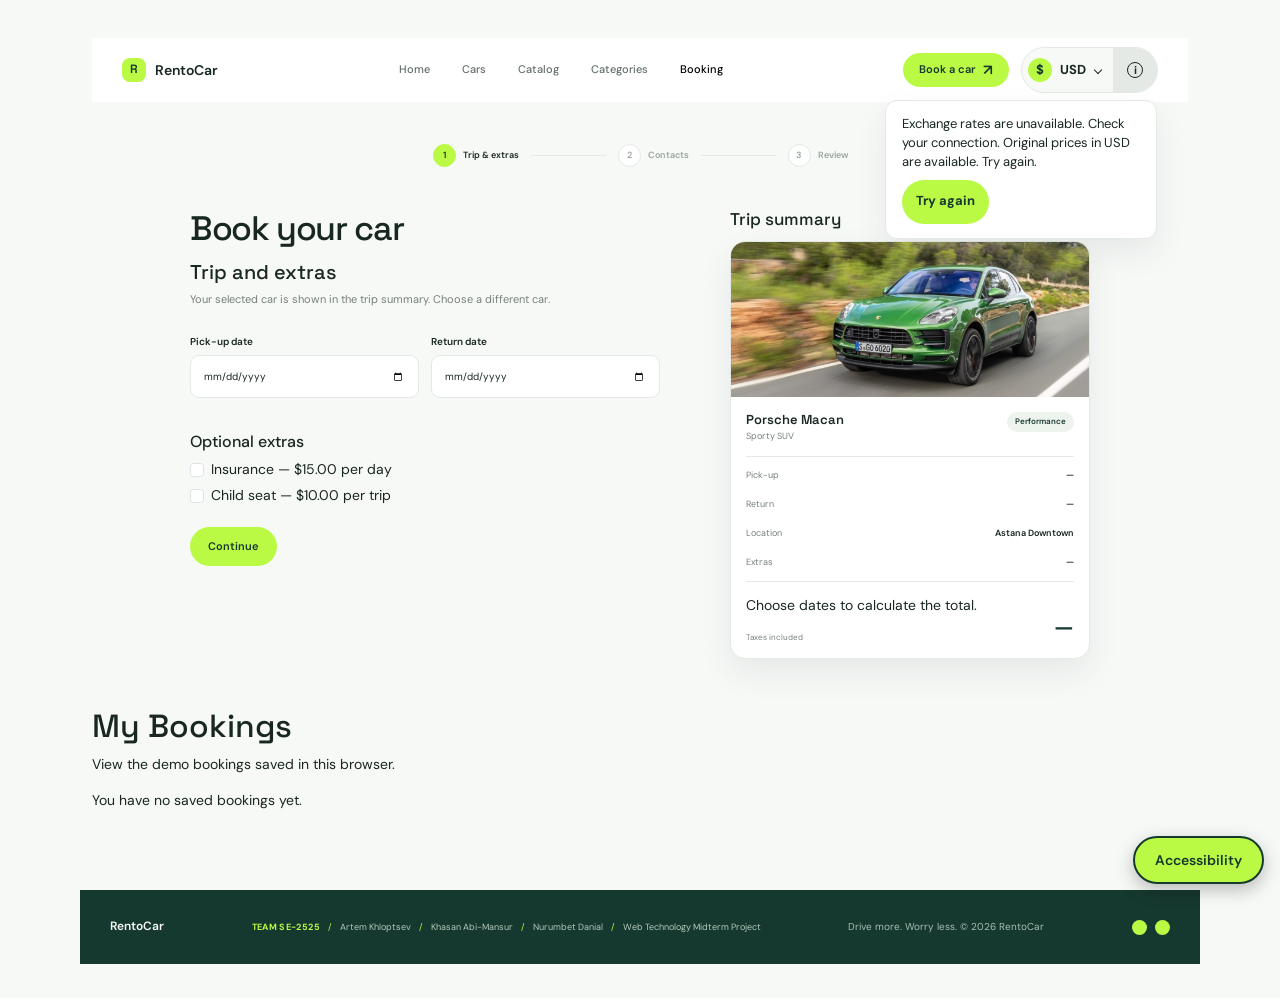
<file: booking.html>
<!doctype html>
<html lang="en">
  <head>
    <meta charset="UTF-8" />
    <link rel="icon" type="image/svg+xml" href="assets/images/favicon.svg" />
    <meta name="viewport" content="width=device-width, initial-scale=1.0" />
    <meta name="description" content="RentoCar makes your next road trip easy with flexible car rentals." />
    <title>RentoCar | Your next road trip starts here</title>
    <link rel="preconnect" href="https://fonts.googleapis.com" />
    <link rel="preconnect" href="https://fonts.gstatic.com" crossorigin />
    <link
      href="https://fonts.googleapis.com/css2?family=DM+Sans:wght@400;500;600;700&family=Space+Grotesk:wght@500;600;700&display=swap"
      rel="stylesheet" />
    <link
      href="https://cdn.jsdelivr.net/npm/bootstrap@5.3.3/dist/css/bootstrap.min.css"
      rel="stylesheet" />
    <link rel="stylesheet" href="assets/css/base.css" />
    <link rel="stylesheet" href="assets/css/booking.css" />
    <link rel="stylesheet" href="assets/css/currency.css" />
    <link rel="stylesheet" href="assets/css/preferences.css" />
  </head>
  <body>
    <header class="site-header">
      <div class="container">
        <nav class="navbar navbar-expand-lg site-nav" aria-label="Main navigation">
          <a class="brand" href="index.html" aria-label="RentoCar home">
            <span class="brand-mark" aria-hidden="true">R</span>
            <span>RentoCar</span>
          </a>
          <div class="currency-panel" data-currency-panel>
            <div class="dropdown currency-control">
              <button class="currency-trigger" id="priceCurrency" type="button" data-bs-toggle="dropdown"
                aria-label="Price currency (USD)" aria-expanded="false" aria-controls="currencyMenu"
                aria-describedby="currencyStatus" disabled>
                <span class="currency-symbol" data-currency-symbol aria-hidden="true">$</span>
                <span data-currency-code>USD</span>
              </button>
              <div class="dropdown-menu currency-menu" id="currencyMenu" role="group" aria-labelledby="currencyMenuTitle">
                <p class="currency-menu-title" id="currencyMenuTitle">Display currency</p>
              </div>
            </div>
            <details class="currency-details">
              <summary aria-label="Exchange rate details"><span aria-hidden="true">i</span></summary>
              <div class="currency-popover">
                <p class="currency-status" id="currencyStatus" data-currency-status role="status">Original prices are shown in USD.</p>
                <button class="currency-retry" type="button" data-currency-retry hidden>Try again</button>
              </div>
            </details>
          </div>
          <button
            class="navbar-toggler"
            type="button"
            data-bs-toggle="collapse"
            data-bs-target="#mainMenu"
            aria-controls="mainMenu"
            aria-expanded="false"
            aria-label="Toggle navigation">
            <span class="navbar-toggler-icon"></span>
          </button>
          <div class="collapse navbar-collapse" id="mainMenu">
            <ul class="navbar-nav mx-auto gap-lg-3">
              <li class="nav-item"><a class="nav-link" href="index.html">Home</a></li>
              <li class="nav-item"><a class="nav-link" href="cars.html">Cars</a></li>
              <li class="nav-item"><a class="nav-link" href="catolog.html">Catalog</a></li>
              <li class="nav-item"><a class="nav-link" href="categories.html">Categories</a></li>
              <li class="nav-item">
                <a class="nav-link active" aria-current="page" href="booking.html">Booking</a>
              </li>
            </ul>
            <a class="button button-primary nav-cta" href="booking.html">
              Book a car <span aria-hidden="true">&#8599;</span>
            </a>
          </div>
        </nav>
      </div>
    </header>

    <main>
      <section class="booking-page container">
        
        <div class="booking-progress" aria-label="Booking progress">
          <div class="progress-step active" aria-current="step">
            <span class="step-number">1</span>
            <span>Trip &amp; extras</span>
          </div>
          <div class="progress-line"></div>
          <div class="progress-step">
            <span class="step-number">2</span>
            <span>Contacts</span>
          </div>
          <div class="progress-line"></div>
          <div class="progress-step">
            <span class="step-number">3</span>
            <span>Review</span>
          </div>
        </div>

        <div class="booking-layout">
          <section class="booking-form-section">
            <h1>Book your car</h1>
            <p id="bookingCarNotice" role="status" hidden></p>

          
            <form id="bookingForm" novalidate>
              <section data-booking-step aria-labelledby="tripStepHeading">
                <h2 id="tripStepHeading" class="h5" tabindex="-1">Trip and extras</h2>
                <p class="booking-description">
                  Your selected car is shown in the trip summary.
                  <a href="cars.html">Choose a different car</a>.
                </p>

                <div class="booking-dates">
                  <div class="booking-field">
                    <label for="pickupDate">Pick-up date</label>
                    <input class="form-control" type="date" id="pickupDate" name="pickupDate" required />
                    <small class="field-error" id="pickupDateError"></small>
                  </div>
                  <div class="booking-field">
                    <label for="returnDate">Return date</label>
                    <input class="form-control" type="date" id="returnDate" name="returnDate" required />
                    <small class="field-error" id="returnDateError"></small>
                  </div>
                </div>

                <fieldset class="mb-3">
                  <legend class="h6">Optional extras</legend>
                  <div class="form-check">
                    <input class="form-check-input" type="checkbox" id="insurance" name="insurance" />
                    <label class="form-check-label" for="insurance">
                      Insurance — <span id="insurancePrice"></span> per day
                    </label>
                  </div>
                  <div class="form-check">
                    <input class="form-check-input" type="checkbox" id="childSeat" name="childSeat" />
                    <label class="form-check-label" for="childSeat">
                      Child seat — <span id="childSeatPrice"></span> per trip
                    </label>
                  </div>
                </fieldset>
              </section>

              <section data-booking-step aria-labelledby="contactsStepHeading" hidden>
                <h2 id="contactsStepHeading" class="h5" tabindex="-1">Contact details</h2>
                <div class="booking-field">
                  <label for="fullName">Full name</label>
                  <input class="form-control" type="text" id="fullName" name="fullName"
                    placeholder="Your full name" autocomplete="name" required />
                  <small class="field-error" id="fullNameError"></small>
                </div>
                <div class="booking-field">
                  <label for="email">Email address</label>
                  <input class="form-control" type="email" id="email" name="email"
                    placeholder="you@example.com" autocomplete="email" required />
                  <small class="field-error" id="emailError"></small>
                </div>
                <div class="booking-field">
                  <label for="phone">Phone number</label>
                  <input class="form-control" type="tel" id="phone" name="phone"
                    placeholder="+7 700 000 00 00" autocomplete="tel" required />
                  <small class="field-error" id="phoneError"></small>
                </div>
              </section>

              <section data-booking-step aria-labelledby="reviewStepHeading" hidden>
                <h2 id="reviewStepHeading" class="h5" tabindex="-1">Review your booking</h2>
                <p id="bookingReviewTrip"></p>
                <p id="bookingReviewExtras"></p>
                <p id="bookingReviewContact"></p>
                <p id="bookingReviewTotal" class="fw-bold"></p>
                <div class="form-check booking-agreement">
                  <input class="form-check-input" type="checkbox" id="terms" name="terms" required />
                  <label class="form-check-label" for="terms">
                    I agree to the rental terms and cancellation policy.
                  </label>
                  <small class="field-error" id="termsError"></small>
                </div>
                
                <p id="bookingSaveError" class="text-danger mt-2" role="alert"></p>
              </section>

              <div class="d-flex flex-wrap align-items-center gap-2">
                <button class="btn btn-outline-secondary" type="button" id="bookingBack" hidden>
                  Back
                </button>
                <button class="button button-primary booking-submit" type="submit" id="bookingContinue">
                  Continue
                </button>
              </div>
            </form>
          </section>

          <aside class="trip-summary">
            <h2>Trip summary</h2>
            <div class="summary-card">
              <img id="summaryImage" class="summary-car-image"
                src="assets/images/porsche_macan.png" alt="Selected car" />
              <div class="summary-content">
                <div class="summary-car-heading">
                  <div>
                    <h3 id="summaryName">Porsche Macan</h3>
                    <p id="summaryDescription">Sporty SUV</p>
                  </div>
                  <span class="summary-category" id="summaryBadge">Performance</span>
                </div>
                <div class="summary-details">
                  <div class="summary-row"><p>Pick-up</p><p id="summaryPickup">—</p></div>
                  <div class="summary-row"><p>Return</p><p id="summaryReturn">—</p></div>
                  <div class="summary-row"><p>Location</p><p id="summaryLocation">Astana Downtown</p></div>
                  
                  <div class="summary-row"><p>Extras</p><p id="summaryExtras">—</p></div>
                </div>
                <div class="summary-price">
                  <div>
                    <p id="summaryDays">Choose dates to calculate the total.</p>
                    <small>Taxes included</small>
                  </div>
                  <strong id="summaryTotal">—</strong>
                </div>
              </div>
            </div>
          </aside>
        </div>

        <div class="booking-confirmation" id="confirmation">
          <div class="confirmation-icon" aria-hidden="true">✓</div>
          <p class="booking-eyebrow">Confirmation</p>
          <h2 id="bookingConfirmedHeading" tabindex="-1">Booking confirmed.</h2>
          <p id="confirmationText"></p>
          <a class="button button-primary mt-3" href="#myBookings">View my bookings</a>
        </div>
      </section>

      
      <section id="myBookings" class="container py-4" tabindex="-1" aria-labelledby="myBookingsTitle">
        <h2 id="myBookingsTitle">My Bookings</h2>
        <p>View the demo bookings saved in this browser.</p>
        <p id="myBookingsStatus" role="status" tabindex="-1"></p>
        <form id="editBookingForm" class="card mb-3" aria-labelledby="editBookingTitle" hidden>
          <div class="card-body">
            <h3 id="editBookingTitle" class="h5">Edit booking</h3>
            <div class="row g-3 mb-3">
              <div class="col-12 col-sm-6">
                <label class="form-label" for="editPickup">Pick-up date</label>
                <input class="form-control" type="date" id="editPickup" required />
              </div>
              <div class="col-12 col-sm-6">
                <label class="form-label" for="editDropoff">Return date</label>
                <input class="form-control" type="date" id="editDropoff" required />
              </div>
            </div>
            <fieldset class="mb-3">
              <legend class="h6">Optional extras</legend>
              <div class="form-check">
                <input class="form-check-input" type="checkbox" id="editInsurance" />
                <label class="form-check-label" for="editInsurance">
                  Insurance — <span id="editInsurancePrice"></span> per day
                </label>
              </div>
              <div class="form-check">
                <input class="form-check-input" type="checkbox" id="editChildSeat" />
                <label class="form-check-label" for="editChildSeat">
                  Child seat — <span id="editChildSeatPrice"></span> per trip
                </label>
              </div>
            </fieldset>
            <p>Updated total <strong id="editBookingTotal">—</strong></p>
            <p id="editBookingError" class="text-danger" role="alert"></p>
            <div class="d-flex flex-wrap gap-2">
              <button class="btn btn-success" type="submit">Save changes</button>
              <button class="btn btn-outline-secondary" type="button" id="cancelBookingEdit">Cancel</button>
            </div>
          </div>
        </form>
        <div id="myBookingsList" class="row g-3"></div>
      </section>
    </main>

    <template id="bookingCardTemplate">
      <div class="col-12 col-md-6">
        <article class="booking-card card h-100">
          <div class="card-body text-break">
            <h3 class="h5" data-booking-car></h3>
            <p class="mb-2" data-booking-trip></p>
            <p class="mb-2" data-booking-extras></p>
            <p class="mb-2" data-booking-contact></p>
            <p class="mb-0">Total <strong data-booking-total></strong></p>
            <div class="d-flex flex-wrap gap-2 mt-3">
              <button class="btn btn-outline-success btn-sm" type="button" data-booking-edit>Edit</button>
              <button class="btn btn-outline-danger btn-sm" type="button" data-booking-delete>Delete</button>
            </div>
          </div>
        </article>
      </div>
    </template>

    <footer class="site-footer">
      <div class="container footer-content">
        <a class="footer-brand" href="index.html">RentoCar</a>
        <div class="footer-team">
          <span class="footer-team-label">Team SE-2525</span>
          <span>Artem Khloptsev</span>
          <span>Khasan Abi-Mansur</span>
          <span>Nurumbet Danial</span>
          <span>Web Technology Midterm Project</span>
        </div>
        <p>Drive more. Worry less. &copy; 2026 RentoCar</p>
        <div class="footer-dots" aria-hidden="true"><span></span><span></span></div>
      </div>
    </footer>

    <script src="https://cdn.jsdelivr.net/npm/bootstrap@5.3.3/dist/js/bootstrap.bundle.min.js"></script>
    <script src="assets/js/services/storageService.js"></script>
    <script src="assets/js/models/Car.js"></script>
    <script src="assets/js/carsData.js"></script>
    <script src="assets/js/services/currencyService.js"></script>
    <script src="assets/js/services/bookingService.js"></script>
    <script src="assets/js/booking.js"></script>
    <script src="assets/js/myBookings.js"></script>
    <script src="assets/js/currencyUi.js"></script>
      <script src="assets/js/accessibility.js"></script>
</body>
</html>
</file>
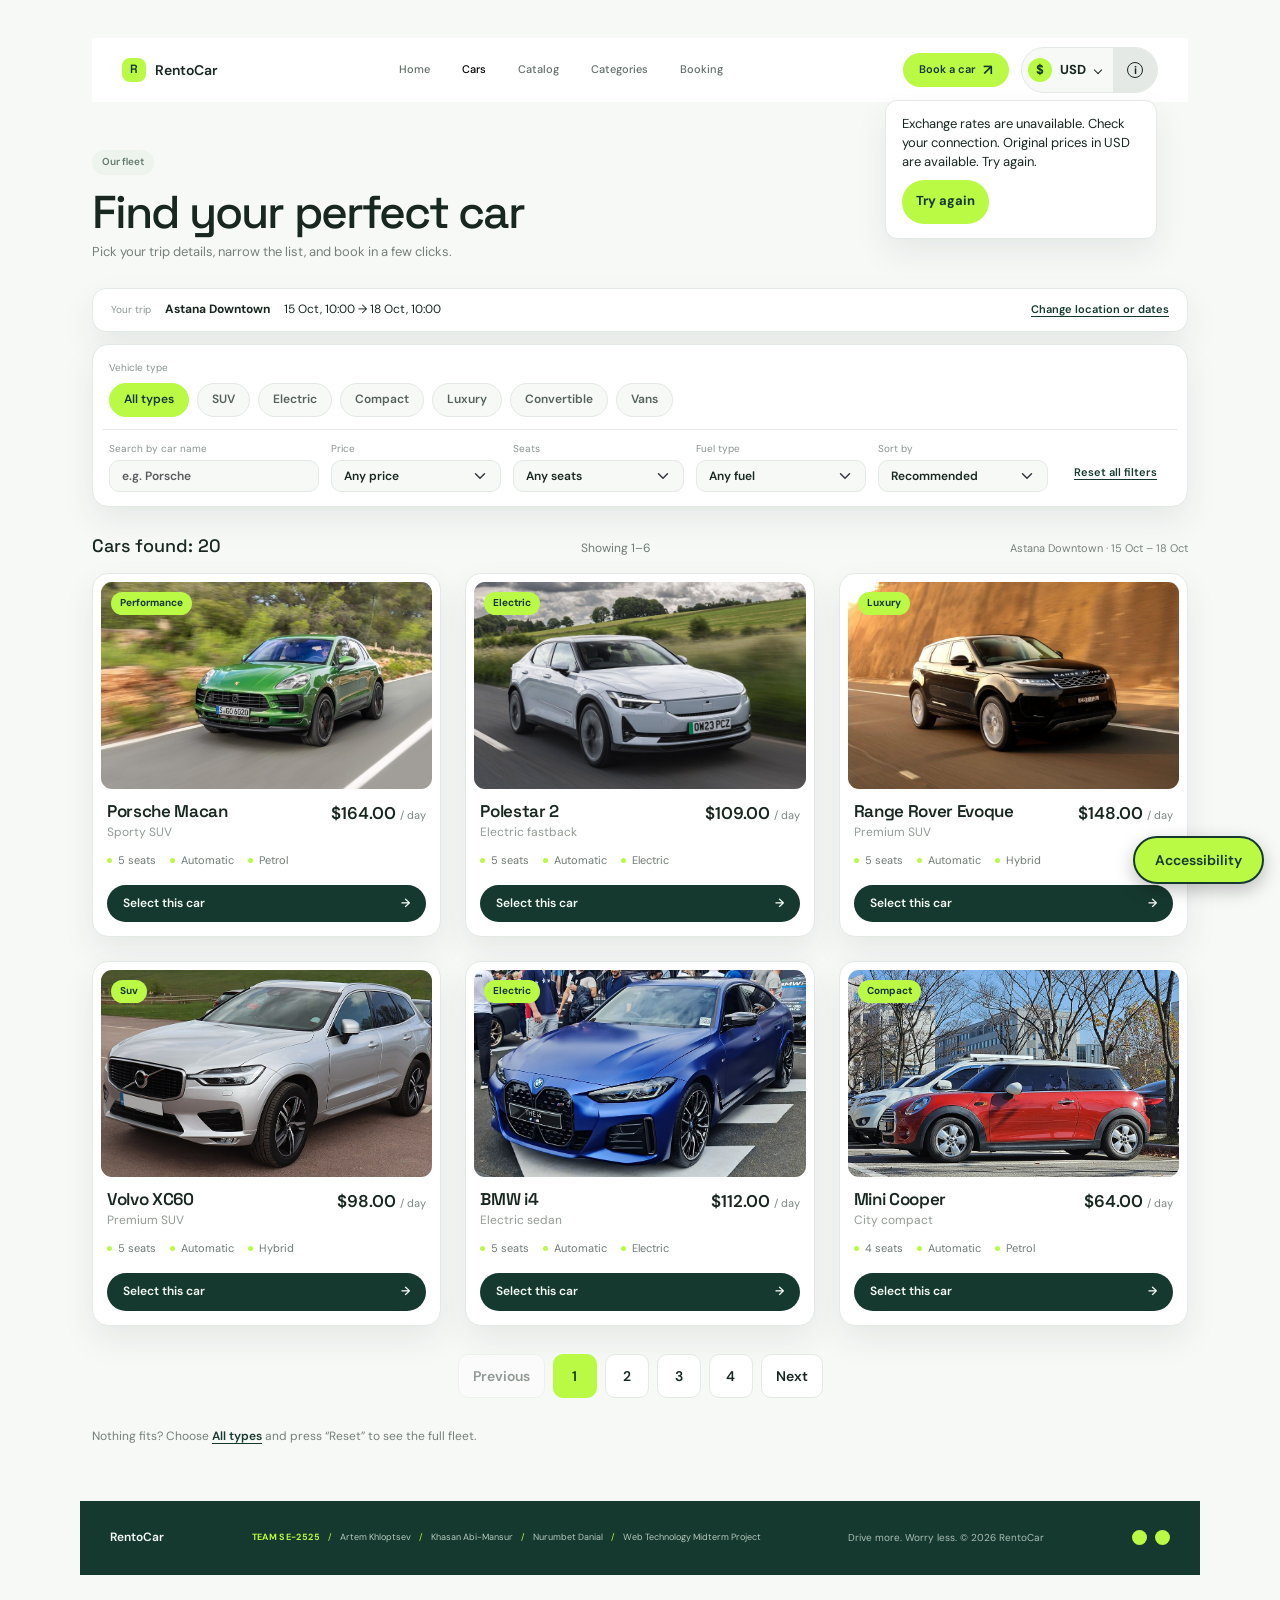
<file: cars.html>
<!doctype html>
<html lang="en">
  <head>
    <meta charset="UTF-8" />
    <link rel="icon" type="image/svg+xml" href="assets/images/favicon.svg" />
    <meta name="viewport" content="width=device-width, initial-scale=1.0" />
    <meta
      name="description"
      content="RentoCar makes your next road trip easy with flexible car rentals." />
    <title>Cars | RentoCar</title>
    <link rel="preconnect" href="https://fonts.googleapis.com" />
    <link rel="preconnect" href="https://fonts.gstatic.com" crossorigin />
    <link
      href="https://fonts.googleapis.com/css2?family=DM+Sans:wght@400;500;600;700&family=Space+Grotesk:wght@500;600;700&display=swap"
      rel="stylesheet" />
    <link
      href="https://cdn.jsdelivr.net/npm/bootstrap@5.3.3/dist/css/bootstrap.min.css"
      rel="stylesheet" />
    <link rel="stylesheet" href="assets/css/base.css" />
    <link rel="stylesheet" href="assets/css/cars.css" />
    <link rel="stylesheet" href="assets/css/currency.css" />
    <link rel="stylesheet" href="assets/css/preferences.css" />
  </head>
  <body>
    
    <header class="site-header">
      <div class="container">
        <nav class="navbar navbar-expand-lg site-nav" aria-label="Main navigation">
          <a class="brand" href="index.html" aria-label="RentoCar home">
            <span class="brand-mark" aria-hidden="true">R</span>
            <span>RentoCar</span>
          </a>
          <div class="currency-panel" data-currency-panel>
            <div class="dropdown currency-control">
              <button class="currency-trigger" id="priceCurrency" type="button" data-bs-toggle="dropdown"
                aria-label="Price currency (USD)" aria-expanded="false" aria-controls="currencyMenu"
                aria-describedby="currencyStatus" disabled>
                <span class="currency-symbol" data-currency-symbol aria-hidden="true">$</span>
                <span data-currency-code>USD</span>
              </button>
              <div class="dropdown-menu currency-menu" id="currencyMenu" role="group" aria-labelledby="currencyMenuTitle">
                <p class="currency-menu-title" id="currencyMenuTitle">Display currency</p>
              </div>
            </div>
            <details class="currency-details">
              <summary aria-label="Exchange rate details"><span aria-hidden="true">i</span></summary>
              <div class="currency-popover">
                <p class="currency-status" id="currencyStatus" data-currency-status role="status">Original prices are shown in USD.</p>
                <button class="currency-retry" type="button" data-currency-retry hidden>Try again</button>
              </div>
            </details>
          </div>
          <button class="navbar-toggler" type="button" data-bs-toggle="collapse"
            data-bs-target="#mainMenu" aria-controls="mainMenu" aria-expanded="false"
            aria-label="Toggle navigation">
            <span class="navbar-toggler-icon"></span>
          </button>
          <div class="collapse navbar-collapse" id="mainMenu">
            <ul class="navbar-nav mx-auto gap-lg-3">
              <li class="nav-item">
                <a class="nav-link" href="index.html">Home</a>
              </li>
              <li class="nav-item">
                <a class="nav-link active" href="cars.html" aria-current="page">Cars</a>
              </li>
              <li class="nav-item">
                <a class="nav-link" href="catolog.html">Catalog</a>
              </li>
              <li class="nav-item">
                <a class="nav-link" href="categories.html">Categories</a>
              </li>
              <li class="nav-item">
                <a class="nav-link" href="booking.html">Booking</a>
              </li>
            </ul>
            <a class="button button-primary nav-cta" href="booking.html"
              >Book a car <span aria-hidden="true">&#8599;</span></a
            >
          </div>
        </nav>
      </div>
    </header>

    <main>
      <section class="cars-page container" aria-labelledby="cars-title">
        
        <div class="cars-heading">
          <span class="cars-eyebrow">Our fleet</span>
          <h1 id="cars-title">Find your perfect car</h1>
          <p>Pick your trip details, narrow the list, and book in a few clicks.</p>
        </div>

        
        <div class="trip-summary">
          <p class="trip-summary-text">
            <span class="trip-label">Your trip</span>
            <strong>Astana Downtown</strong>
            <span>15 Oct, 10:00 &rarr; 18 Oct, 10:00</span>
          </p>
          <a class="trip-change" href="index.html">Change location or dates</a>
        </div>

        
        <form class="cars-search" id="carsForm">
        
          <span class="type-target" id="cat-all"></span>
          <span class="type-target" id="cat-suv"></span>
          <span class="type-target" id="cat-electric"></span>
          <span class="type-target" id="cat-compact"></span>
          <span class="type-target" id="cat-luxury"></span>
          <span class="type-target" id="cat-convertible"></span>
          <span class="type-target" id="cat-van"></span>

      
          <div class="type-row">
            <p class="filter-label" id="typeLabel">Vehicle type</p>
            <ul class="type-list" aria-labelledby="typeLabel">
              <li><a class="type-pill" href="#cat-all">All types</a></li>
              <li><a class="type-pill" href="#cat-suv">SUV</a></li>
              <li><a class="type-pill" href="#cat-electric">Electric</a></li>
              <li><a class="type-pill" href="#cat-compact">Compact</a></li>
              <li><a class="type-pill" href="#cat-luxury">Luxury</a></li>
              <li><a class="type-pill" href="#cat-convertible">Convertible</a></li>
              <li><a class="type-pill" href="#cat-van">Vans</a></li>
            </ul>
          </div>

          
          <div class="filter-row">
            <div class="filter-field filter-field-search">
              <label for="carSearch">Search by car name</label>
              <input class="form-control" id="carSearch" name="search" type="search" placeholder="e.g. Porsche" />
            </div>
            <div class="filter-field">
              <label for="filterPrice">Price</label>
              <select class="form-select" id="filterPrice" name="price">
                <option value="all">Any price</option>
                <option value="low">Under $100 / day</option>
                <option value="mid">$100 &ndash; $150 / day</option>
                <option value="high">Over $150 / day</option>
              </select>
            </div>
            <div class="filter-field">
              <label for="filterSeats">Seats</label>
              <select class="form-select" id="filterSeats" name="seats">
                <option value="all">Any seats</option>
                <option value="2">2 seats</option>
                <option value="4">4 seats</option>
                <option value="5">5 seats</option>
                <option value="7">7 seats</option>
                <option value="8">8 seats</option>
              </select>
            </div>
            <div class="filter-field">
              <label for="filterFuel">Fuel type</label>
              <select class="form-select" id="filterFuel" name="fuel">
                <option value="all">Any fuel</option>
                <option value="Petrol">Petrol</option>
                <option value="Hybrid">Hybrid</option>
                <option value="Electric">Electric</option>
              </select>
            </div>
            <div class="filter-field">
              <label for="sortCars">Sort by</label>
              <select class="form-select" id="sortCars" name="sort">
                <option value="default">Recommended</option>
                <option value="price-asc">Price: low to high</option>
                <option value="price-desc">Price: high to low</option>
                <option value="name">Name: A to Z</option>
              </select>
            </div>
            <button class="filter-reset" type="reset">Reset all filters</button>
          </div>
        </form>

        
        <div class="cars-results">
          <div class="row g-4" id="carGrid"></div>

          <div class="results-bar">
            <p class="results-count" aria-live="polite">Cars found: <span id="resultsCount">0</span></p>
            <p class="results-range" id="resultsRange"></p>
            <p class="results-trip">Astana Downtown &middot; 15 Oct &ndash; 18 Oct</p>
          </div>

          <p class="cars-empty" id="carsEmpty" role="status" hidden>No cars match your search. Try different filters.</p>

          <nav class="cars-pagination" id="carsPagination" aria-label="Car list pages" hidden></nav>

          <p class="results-note">
            Nothing fits? Choose <a href="#cat-all">All types</a> and press
            &ldquo;Reset&rdquo; to see the full fleet.
          </p>
        </div>
      </section>
    </main>

  
    <footer class="site-footer">
      <div class="container footer-content">
        <a class="footer-brand" href="index.html">RentoCar</a>
        <div class="footer-team">
          <span class="footer-team-label">Team SE-2525</span>
          <span>Artem Khloptsev</span>
          <span>Khasan Abi-Mansur</span>
          <span>Nurumbet Danial</span>
          <span>Web Technology Midterm Project</span>
        </div>
        <p>Drive more. Worry less. &copy; 2026 RentoCar</p>
        <div class="footer-dots" aria-hidden="true">
          <span></span><span></span>
        </div>
      </div>
    </footer>
      <script src="https://cdn.jsdelivr.net/npm/bootstrap@5.3.3/dist/js/bootstrap.bundle.min.js"></script>
    <script src="assets/js/services/storageService.js"></script>
    <script src="assets/js/models/Car.js"></script>
    <script src="assets/js/carsData.js"></script>
    <script src="assets/js/services/currencyService.js"></script>
    <script src="assets/js/cars.js"></script>
    <script src="assets/js/currencyUi.js"></script>
      <script src="assets/js/accessibility.js"></script>
</body>
</html>
</file>
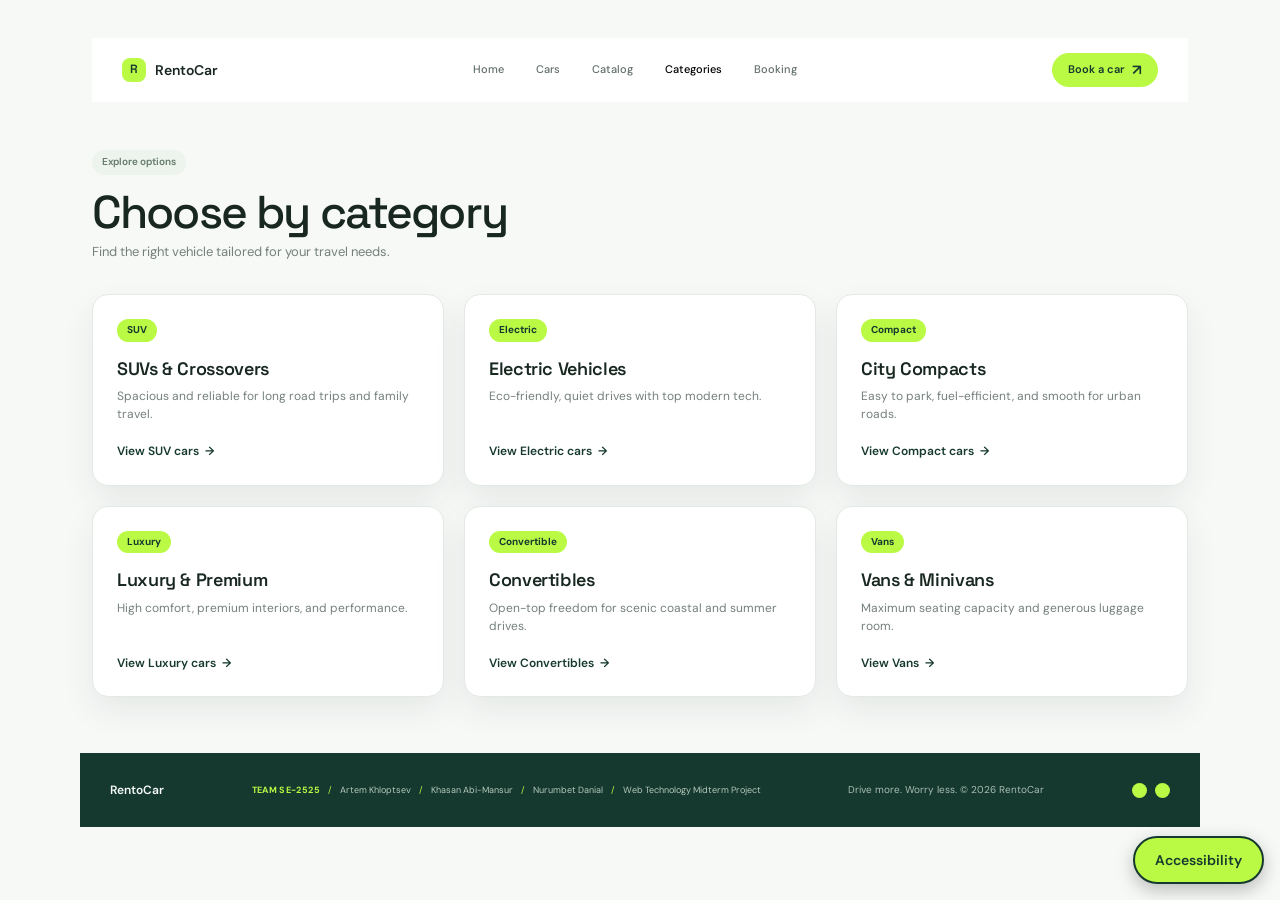
<file: categories.html>
<!DOCTYPE html>
<html lang="en">
<head>
    <meta charset="UTF-8" />
    <link rel="icon" type="image/svg+xml" href="assets/images/favicon.svg" />
    <meta name="viewport" content="width=device-width, initial-scale=1.0" />
    <meta
      name="description"
      content="Explore car rental categories on RentoCar." />
    <title>Categories | RentoCar</title>
    <link rel="preconnect" href="https://fonts.googleapis.com" />
    <link rel="preconnect" href="https://fonts.gstatic.com" crossorigin />
    <link
      href="https://fonts.googleapis.com/css2?family=DM+Sans:wght@400;500;600;700&family=Space+Grotesk:wght@500;600;700&display=swap"
      rel="stylesheet" />
    <link
      href="https://cdn.jsdelivr.net/npm/bootstrap@5.3.3/dist/css/bootstrap.min.css"
      rel="stylesheet" />
    <link rel="stylesheet" href="assets/css/base.css" />
    <link rel="stylesheet" href="assets/css/preferences.css" />
    <link rel="stylesheet" href="assets/css/categories.css" />
</head>
<body>
    <header class="site-header">
      <div class="container">
        <nav class="navbar navbar-expand-lg site-nav" aria-label="Main navigation">
          <a class="brand" href="index.html" aria-label="RentoCar home">
            <span class="brand-mark" aria-hidden="true">R</span>
            <span>RentoCar</span>
          </a>
          <button class="navbar-toggler" type="button" data-bs-toggle="collapse"
            data-bs-target="#mainMenu" aria-controls="mainMenu" aria-expanded="false"
            aria-label="Toggle navigation">
            <span class="navbar-toggler-icon"></span>
          </button>
          <div class="collapse navbar-collapse" id="mainMenu">
            <ul class="navbar-nav mx-auto gap-lg-3">
              <li class="nav-item">
                <a class="nav-link" href="index.html">Home</a>
              </li>
              <li class="nav-item">
                <a class="nav-link" href="cars.html">Cars</a>
              </li>
              <li class="nav-item">
                <a class="nav-link" href="catolog.html">Catalog</a>
              </li>
              <li class="nav-item">
                <a class="nav-link active" href="categories.html" aria-current="page">Categories</a>
              </li>
              <li class="nav-item">
                <a class="nav-link" href="booking.html">Booking</a>
              </li>
            </ul>
            <a class="button button-primary nav-cta" href="booking.html"
              >Book a car <span aria-hidden="true">&#8599;</span></a
            >
          </div>
        </nav>
      </div>
    </header>

    <main>
      <section class="categories-page container" aria-labelledby="categories-title">
        <div class="categories-heading">
          <span class="categories-eyebrow">Explore options</span>
          <h1 id="categories-title">Choose by category</h1>
          <p>Find the right vehicle tailored for your travel needs.</p>
        </div>

        
        <div class="category-grid">
          
          <a class="category-card" href="cars.html#cat-suv">
            <span class="category-badge">SUV</span>
            <h3>SUVs &amp; Crossovers</h3>
            <p>Spacious and reliable for long road trips and family travel.</p>
            <span class="category-link">View SUV cars <span aria-hidden="true">&rarr;</span></span>
          </a>

          <a class="category-card" href="cars.html#cat-electric">
            <span class="category-badge">Electric</span>
            <h3>Electric Vehicles</h3>
            <p>Eco-friendly, quiet drives with top modern tech.</p>
            <span class="category-link">View Electric cars <span aria-hidden="true">&rarr;</span></span>
          </a>

          <a class="category-card" href="cars.html#cat-compact">
            <span class="category-badge">Compact</span>
            <h3>City Compacts</h3>
            <p>Easy to park, fuel-efficient, and smooth for urban roads.</p>
            <span class="category-link">View Compact cars <span aria-hidden="true">&rarr;</span></span>
          </a>

          <a class="category-card" href="cars.html#cat-luxury">
            <span class="category-badge">Luxury</span>
            <h3>Luxury &amp; Premium</h3>
            <p>High comfort, premium interiors, and performance.</p>
            <span class="category-link">View Luxury cars <span aria-hidden="true">&rarr;</span></span>
          </a>

          <a class="category-card" href="cars.html#cat-convertible">
            <span class="category-badge">Convertible</span>
            <h3>Convertibles</h3>
            <p>Open-top freedom for scenic coastal and summer drives.</p>
            <span class="category-link">View Convertibles <span aria-hidden="true">&rarr;</span></span>
          </a>

          <a class="category-card" href="cars.html#cat-van">
            <span class="category-badge">Vans</span>
            <h3>Vans &amp; Minivans</h3>
            <p>Maximum seating capacity and generous luggage room.</p>
            <span class="category-link">View Vans <span aria-hidden="true">&rarr;</span></span>
          </a>

        </div>
      </section>
    </main>

    <footer class="site-footer">
      <div class="container footer-content">
        <a class="footer-brand" href="index.html">RentoCar</a>
        <div class="footer-team">
          <span class="footer-team-label">Team SE-2525</span>
          <span>Artem Khloptsev</span>
          <span>Khasan Abi-Mansur</span>
          <span>Nurumbet Danial</span>
          <span>Web Technology Midterm Project</span>
        </div>
        <p>Drive more. Worry less. &copy; 2026 RentoCar</p>
        <div class="footer-dots" aria-hidden="true">
          <span></span><span></span>
        </div>
      </div>
    </footer>
  <script src="https://cdn.jsdelivr.net/npm/bootstrap@5.3.3/dist/js/bootstrap.bundle.min.js"></script>
      <script src="assets/js/services/storageService.js"></script>
    <script src="assets/js/accessibility.js"></script>
</body>
</html>
</file>
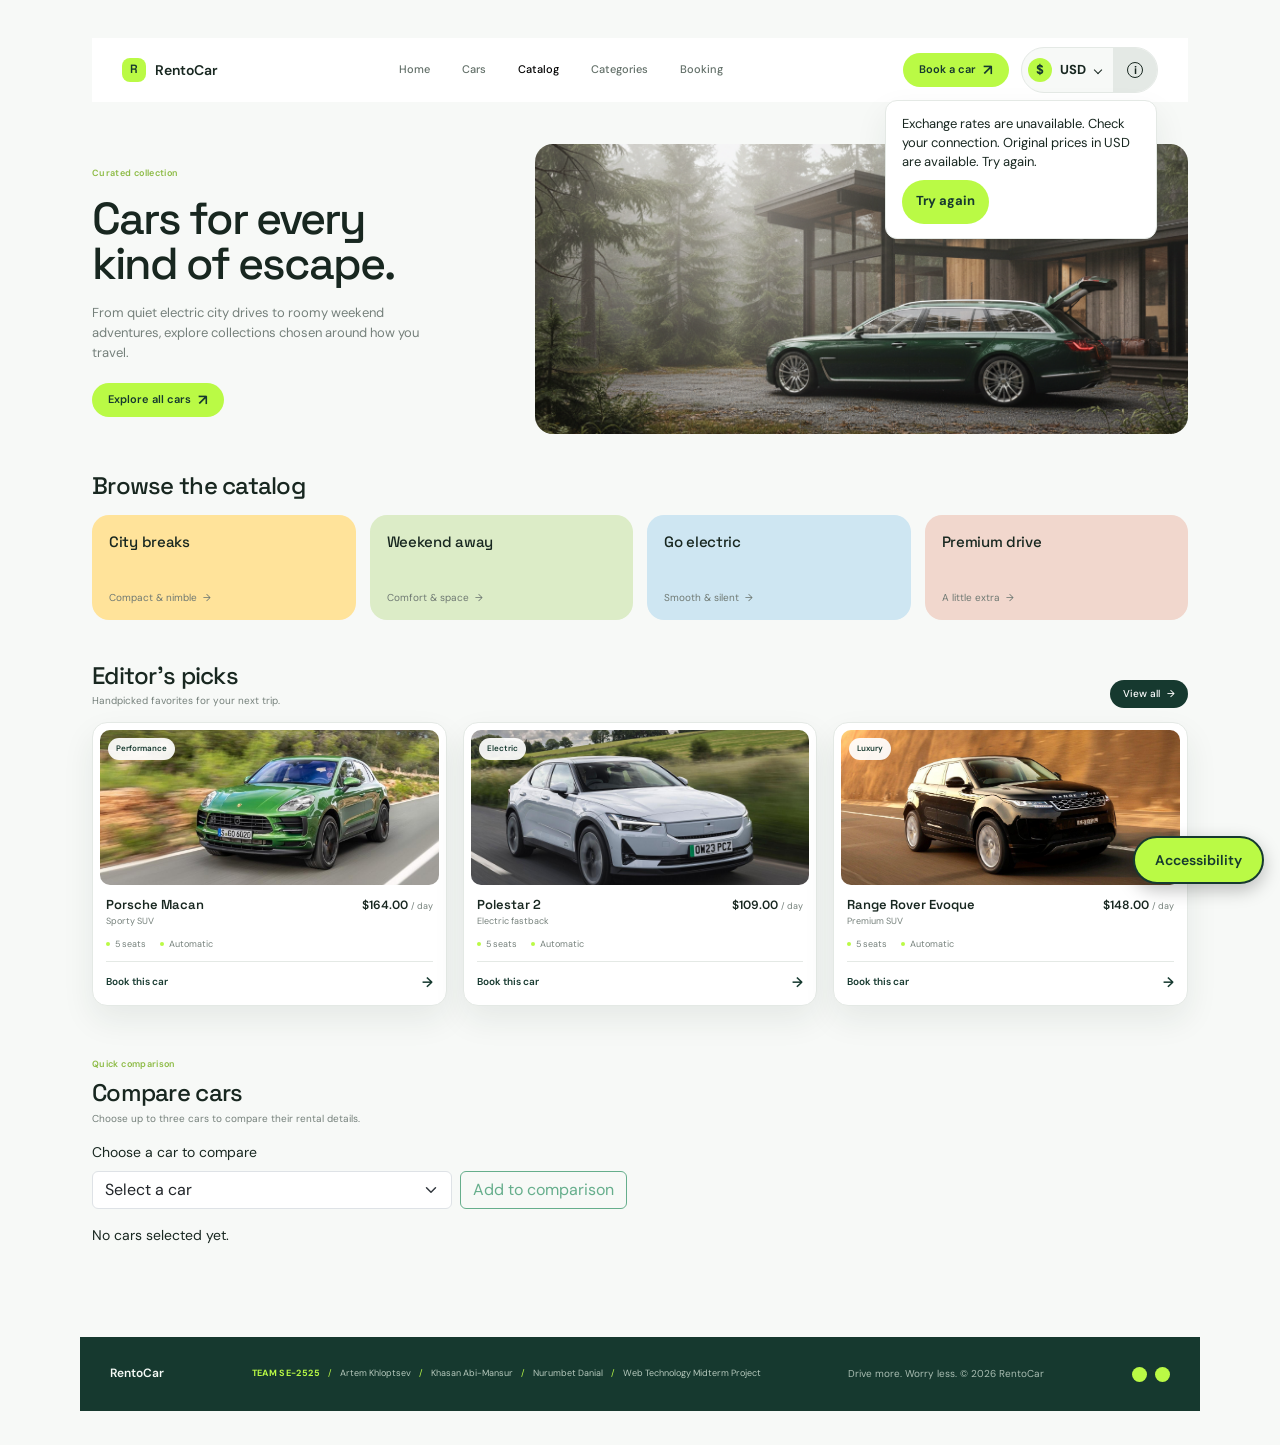
<file: catolog.html>
<!DOCTYPE html>
<html lang="en">
<head>
  <meta charset="UTF-8" />
    <link rel="icon" type="image/svg+xml" href="assets/images/favicon.svg" />
    <meta name="viewport" content="width=device-width, initial-scale=1.0" />
    <meta
      name="description"
      content="RentoCar makes your next road trip easy with flexible car rentals." />
    <title>RentoCar | Your next road trip starts here</title>
    <link rel="preconnect" href="https://fonts.googleapis.com" />
    <link rel="preconnect" href="https://fonts.gstatic.com" crossorigin />
    <link
      href="https://fonts.googleapis.com/css2?family=DM+Sans:wght@400;500;600;700&family=Space+Grotesk:wght@500;600;700&display=swap"
      rel="stylesheet" />
    <link
      href="https://cdn.jsdelivr.net/npm/bootstrap@5.3.3/dist/css/bootstrap.min.css"
      rel="stylesheet" />
    <link rel="stylesheet" href="assets/css/base.css" />
    <link rel="stylesheet" href="assets/css/catolog.css" />
    <link rel="stylesheet" href="assets/css/currency.css" />
    <link rel="stylesheet" href="assets/css/preferences.css" />
  </head>
<body>
    <header class="site-header">
      <div class="container">
        <nav
          class="navbar navbar-expand-lg site-nav"
          aria-label="Main navigation">
          <a class="brand" href="index.html" aria-label="RentoCar home">
            <span class="brand-mark" aria-hidden="true">R</span>
            <span>RentoCar</span>
          </a>
          <div class="currency-panel" data-currency-panel>
            <div class="dropdown currency-control">
              <button class="currency-trigger" id="priceCurrency" type="button" data-bs-toggle="dropdown"
                aria-label="Price currency (USD)" aria-expanded="false" aria-controls="currencyMenu"
                aria-describedby="currencyStatus" disabled>
                <span class="currency-symbol" data-currency-symbol aria-hidden="true">$</span>
                <span data-currency-code>USD</span>
              </button>
              <div class="dropdown-menu currency-menu" id="currencyMenu" role="group" aria-labelledby="currencyMenuTitle">
                <p class="currency-menu-title" id="currencyMenuTitle">Display currency</p>
              </div>
            </div>
            <details class="currency-details">
              <summary aria-label="Exchange rate details"><span aria-hidden="true">i</span></summary>
              <div class="currency-popover">
                <p class="currency-status" id="currencyStatus" data-currency-status role="status">Original prices are shown in USD.</p>
                <button class="currency-retry" type="button" data-currency-retry hidden>Try again</button>
              </div>
            </details>
          </div>
          <button
            class="navbar-toggler"
            type="button"
            data-bs-toggle="collapse"
            data-bs-target="#mainMenu"
            aria-controls="mainMenu"
            aria-expanded="false"
            aria-label="Toggle navigation">
            <span class="navbar-toggler-icon"></span>
          </button>
          <div class="collapse navbar-collapse" id="mainMenu">
            <ul class="navbar-nav mx-auto gap-lg-3">
              <li class="nav-item">
                <a class="nav-link " aria-current="page" href="index.html"
                  >Home</a
                >
              </li>
              <li class="nav-item">
                <a class="nav-link" href="cars.html">Cars</a>
              </li>
              <li class="nav-item">
                <a class="nav-link active" href="catolog.html">Catalog</a>
              </li>
              <li class="nav-item">
                <a class="nav-link" href="categories.html">Categories</a>
              </li>
              <li class="nav-item">
                <a class="nav-link" href="booking.html">Booking</a>
              </li>
            </ul>
            <a class="button button-primary nav-cta" href="booking.html"
              >Book a car <span aria-hidden="true">&#8599;</span></a
            >
          </div>
        </nav>
      </div>
    </header>

    <main>
  <section class="catalog-hero container">
    <div class="catalog-hero-copy">
      <span class="catalog-eyebrow">Curated collection</span>

      <h1>
        Cars for every<br />
        kind of escape.
      </h1>

      <p class="catalog-hero-description">
        From quiet electric city drives to roomy weekend
        adventures, explore collections chosen around how
        you travel.
      </p>

      <a class="button button-primary" href="cars.html">
          Explore all cars
          <span aria-hidden="true">&#8599;</span>
      </a>
    </div>

    <div class="catalog-hero-visual">
      <img
        src="assets/images/catolog_hero.png"
        alt="Green car parked near a modern house in the forest" />
    </div>
  </section>


  <section class="catalog-browse container" id="catalog">
    <h2>Browse the catalog</h2>

    <div class="catalog-collections">

      <a class="collection-card collection-city" href="cars.html">
        <h3>City breaks</h3>
        <p>Compact &amp; nimble <span aria-hidden="true">→</span></p>
      </a>

      <a class="collection-card collection-weekend" href="cars.html">
        <h3>Weekend away</h3>
        <p>Comfort &amp; space <span aria-hidden="true">→</span></p>
      </a>

      <a class="collection-card collection-electric" href="cars.html">
        <h3>Go electric</h3>
        <p>Smooth &amp; silent <span aria-hidden="true">→</span></p>
      </a>

      <a class="collection-card collection-premium" href="cars.html">
        <h3>Premium drive</h3>
        <p>A little extra <span aria-hidden="true">→</span></p>
      </a>

    </div>
  </section>


  <section class="editor-picks container">

    <div class="catalog-section-heading">
      <div>
        <h2>Editor’s picks</h2>
        <p>Handpicked favorites for your next trip.</p>
      </div>

      <a class="catalog-text-link" href="cars.html">
        View all <span aria-hidden="true">→</span>
      </a>
    </div>

    <div class="editor-grid">


      <article class="editor-card">

        <div class="editor-image">
          <img
            src="assets/images/porsche_macan.png"
            alt="Porsche Macan" />

          <span class="car-category">Performance</span>
        </div>

        <div class="editor-card-content">

          <div class="editor-card-header">
            <div>
              <h3>Porsche Macan</h3>
              <p>Sporty SUV</p>
            </div>

            <strong>
              <span data-price-usd="164">$164</span> <small>/ day</small>
            </strong>
          </div>

          <div class="editor-meta">
            <span>5 seats</span>
            <span>Automatic</span>
          </div>

          <a
            class="editor-book-link"
            href="booking.html?carId=1">
            Book this car <span aria-hidden="true">→</span>
          </a>

        </div>
      </article>


      <article class="editor-card">

        <div class="editor-image">
          <img
            src="assets/images/polestar_2.png"
            alt="Polestar 2" />

          <span class="car-category">Electric</span>
        </div>

        <div class="editor-card-content">

          <div class="editor-card-header">
            <div>
              <h3>Polestar 2</h3>
              <p>Electric fastback</p>
            </div>

            <strong>
              <span data-price-usd="109">$109</span> <small>/ day</small>
            </strong>
          </div>

          <div class="editor-meta">
            <span>5 seats</span>
            <span>Automatic</span>
          </div>

          <a
            class="editor-book-link"
            href="booking.html?carId=2">
            Book this car <span aria-hidden="true">→</span>
          </a>

        </div>
      </article>


      <article class="editor-card">

        <div class="editor-image">
          <img
            src="assets/images/range_rover_evoque.png"
            alt="Range Rover Evoque" />

          <span class="car-category">Luxury</span>
        </div>

        <div class="editor-card-content">

          <div class="editor-card-header">
            <div>
              <h3>Range Rover Evoque</h3>
              <p>Premium SUV</p>
            </div>

            <strong>
              <span data-price-usd="148">$148</span> <small>/ day</small>
            </strong>
          </div>

          <div class="editor-meta">
            <span>5 seats</span>
            <span>Automatic</span>
          </div>

          <a
            class="editor-book-link"
            href="booking.html?carId=3">
            Book this car <span aria-hidden="true">→</span>
          </a>

        </div>
      </article>

    </div>
  </section>


  
  <section class="car-comparison container" aria-labelledby="comparison-title">
    <div class="comparison-heading">
      <span class="catalog-eyebrow">Quick comparison</span>
      <h2 id="comparison-title">Compare cars</h2>
      <p>Choose up to three cars to compare their rental details.</p>
    </div>

    
    <form id="comparison-form" class="mb-3">
      <label for="comparison-car" class="form-label">Choose a car to compare</label>
      <div class="row g-2">
        <div class="col-sm-6 col-lg-4">
          <select id="comparison-car" class="form-select" required>
            <option value="">Select a car</option>
          </select>
        </div>
        <div class="col-auto">
          <button type="submit" class="btn btn-outline-success" disabled>
            Add to comparison
          </button>
        </div>
      </div>
    </form>

    <p id="comparison-status" role="status">No cars selected yet.</p>

    
    <div id="comparison-results" class="table-responsive comparison-table-wrapper"
      role="region" aria-labelledby="comparison-title" tabindex="0" hidden>
      <table class="comparison-table">
        <caption>Comparison of selected RentoCar vehicles</caption>
        <thead>
          <tr>
            <th scope="col">Model</th>
            <th scope="col">Category</th>
            <th scope="col">Seats</th>
            <th scope="col">Transmission</th>
            <th scope="col">Price / day</th>
            <th scope="col">Remove</th>
          </tr>
        </thead>
       
        <tbody id="comparison-rows"></tbody>
      </table>
    </div>
  </section>

</main>

      <footer class="site-footer">
      <div class="container footer-content">
        <a class="footer-brand" href="index.html">RentoCar</a>
        <div class="footer-team">
          <span class="footer-team-label">Team SE-2525</span>
          <span>Artem Khloptsev</span>
          <span>Khasan Abi-Mansur</span>
          <span>Nurumbet Danial</span>
          <span>Web Technology Midterm Project</span>
        </div>
        <p>Drive more. Worry less. &copy; 2026 RentoCar</p>
        <div class="footer-dots" aria-hidden="true">
          <span></span><span></span>
        </div>
      </div>
    </footer>

    <script
  src="https://cdn.jsdelivr.net/npm/bootstrap@5.3.3/dist/js/bootstrap.bundle.min.js">
</script>
    <script src="assets/js/services/storageService.js"></script>
    <script src="assets/js/models/Car.js"></script>
    <script src="assets/js/carsData.js"></script>
    <script src="assets/js/services/currencyService.js"></script>
    <script src="assets/js/jqueryUi.js"></script>
    <script src="assets/js/currencyUi.js"></script>
    <script src="assets/js/accessibility.js"></script>
  </body>
</html>
</file>
<file: assets/css/base.css>
:root {
  --ink: #182720;
  --muted: #75807b;
  --line: #e4e9e5;
  --paper: #f7f9f7;
  --white: #ffffff;
  --lime: #bafa45;
  --deep-green: #16392f;
  --container: 1120px;
  --radius-lg: 18px;
  --shadow: 0 14px 32px rgba(31, 54, 44, 0.08);
}

* {
  box-sizing: border-box;
}

html {
  scroll-behavior: smooth;
}

body {
  margin: 0;
  color: var(--ink);
  background: var(--paper);
  font-family: "DM Sans", sans-serif;
  font-size: 14px;
  line-height: 1.45;
}

h1,
h2,
h3,
p {
  margin-top: 0;
}
h1,
h2,
h3 {
  font-family: "Space Grotesk", sans-serif;
}
a {
  color: inherit;
  text-decoration: none;
}
img {
  display: block;
  max-width: 100%;
}

.container {
  max-width: var(--container);
}

.site-header {
  padding: 38px 0 0;
}
.site-nav {
  min-height: 64px;
  padding: 0 30px;
  background: var(--surface, var(--white));
}
.brand,
.footer-brand {
  display: inline-flex;
  align-items: center;
  gap: 9px;
  font-weight: 600;
}
.brand-mark {
  display: grid;
  width: 24px;
  height: 24px;
  place-items: center;
  border-radius: 8px;
  color: var(--deep-green);
  background: var(--lime);
  font-family: "Space Grotesk", sans-serif;
  font-size: 12px;
}
.nav-link {
  color: var(--text-soft, #637069);
  font-size: 11px;
  font-weight: 500;
}
.nav-link:hover,
.nav-link.active {
  color: var(--ink);
}
.sign-in {
  margin-right: 20px;
  font-size: 11px;
  font-weight: 600;
}
.button {
  display: inline-flex;
  align-items: center;
  justify-content: center;
  border: 0;
  border-radius: 999px;
  font-size: 11px;
  font-weight: 600;
  transition:
    transform 160ms ease,
    background 160ms ease;
}
.button:hover {
  transform: translateY(-2px);
}
.button-primary {
  min-height: 34px;
  padding: 0 16px;
  background: var(--lime);
  color: var(--deep-green);
}
.button-primary span {
  margin-left: 7px;
  font-size: 15px;
  line-height: 0;
}

.site-footer {
  margin-top: 56px;
  padding-bottom: 34px;
}
.footer-content {
  min-height: 74px;
  display: flex;
  align-items: center;
  justify-content: space-between;
  padding: 0 30px;
  color: #dce8df;
  background: var(--deep-green);
}
.footer-brand {
  color: #f6fbf7;
  font-size: 12px;
}
.footer-team {
  display: flex;
  align-items: center;
  justify-content: center;
  gap: 8px;
  color: #b6c9bd;
  font-size: 9px;
  text-align: center;
}
.footer-team span + span::before {
  margin-right: 8px;
  color: var(--lime);
  content: "/";
}
.footer-team-label {
  color: var(--lime);
  font-weight: 700;
  letter-spacing: 0.04em;
  text-transform: uppercase;
}
.footer-content p {
  margin: 0;
  color: #a9bdb2;
  font-size: 10px;
}
.footer-dots {
  display: flex;
  gap: 8px;
}
.footer-dots span {
  width: 15px;
  height: 15px;
  border-radius: 50%;
  background: var(--lime);
}

@media (max-width: 991px) {
  .site-header {
    padding-top: 20px;
  }
  .site-nav {
    padding: 0 20px;
  }
  .navbar-collapse {
    padding: 18px 0;
  }
  .navbar-nav {
    gap: 4px !important;
  }
  .sign-in {
    display: inline-block;
    margin: 14px 0;
  }
  .nav-cta {
    width: fit-content;
  }
}

@media (max-width: 575px) {
  .container {
    padding-right: 18px;
    padding-left: 18px;
  }
  .site-nav {
    margin: 0;
    padding: 0 16px;
  }
  .footer-content {
    min-height: 94px;
    padding: 20px 18px;
    align-items: flex-start;
    flex-wrap: wrap;
    gap: 12px;
  }
  .footer-content p {
    order: 3;
    flex-basis: 100%;
  }
  .footer-team {
    order: 2;
    flex-basis: 100%;
    flex-wrap: wrap;
    gap: 4px 8px;
    justify-content: flex-start;
    text-align: left;
  }
  .footer-team span + span::before {
    margin-right: 8px;
  }
}
</file>
<file: assets/css/booking.css>
.booking-page {
  padding-top: 42px;
  padding-bottom: 24px;
}


.booking-progress {
  display: flex;
  max-width: 620px;
  margin: 0 auto 42px;
  align-items: center;
  justify-content: center;
}

.progress-step {
  display: flex;
  flex: 0 0 auto;
  align-items: center;
  gap: 7px;
  color: var(--text-soft, #9aa39e);
  font-size: 9px;
  font-weight: 600;
}

.step-number {
  display: grid;
  width: 23px;
  height: 23px;
  place-items: center;
  border: 1px solid var(--line);
  border-radius: 50%;
  background: var(--surface, var(--white));
  font-size: 9px;
}

.progress-step.active {
  color: var(--ink);
}

.progress-step.active .step-number {
  border-color: var(--lime);
  color: var(--deep-green);
  background: var(--lime);
}

.progress-step.completed {
  color: var(--text-soft, #718078);
}

.progress-step.completed .step-number {
  border-color: #7f8b84;
  color: var(--white);
  background: #7f8b84;
}
.progress-line {
  width: 75px;
  height: 1px;
  margin: 0 12px;
  background: var(--line);
}

.progress-line.completed {
  background: #7f8b84;
}

.booking-layout {
  display: grid;
  grid-template-columns: minmax(0, 1fr) 360px;
  gap: 70px;
  max-width: 900px;
  margin: 0 auto;
  align-items: start;
}

.booking-eyebrow {
  display: inline-block;
  margin-bottom: 10px;
  color: #8dbb45;
  font-size: 9px;
  font-weight: 600;
  letter-spacing: 0.04em;
  text-transform: uppercase;
}

.booking-form-section h1 {
  margin-bottom: 10px;
  font-size: 34px;
  font-weight: 500;
  letter-spacing: -0.04em;
}

.booking-description {
  max-width: 430px;
  margin-bottom: 27px;
  color: var(--muted);
  font-size: 11px;
}

.booking-field {
  margin-bottom: 16px;
}

.booking-field label {
  display: block;
  margin-bottom: 6px;
  color: var(--ink);
  font-size: 10px;
  font-weight: 600;
}

.booking-field .form-control {
  min-height: 43px;
  padding: 9px 13px;
  border: 1px solid var(--line);
  border-radius: 9px;
  color: var(--ink);
  background: var(--surface, var(--white));
  font-family: "DM Sans", sans-serif;
  font-size: 10px;
  box-shadow: none;
}

.booking-field .form-control::placeholder {
  color: var(--text-soft, #a7afa9);
}

.booking-field .form-control:focus {
  border-color: #a7d65a;
  box-shadow: 0 0 0 3px rgba(186, 250, 69, 0.16);
}

.booking-agreement {
  margin: 20px 0;
}

.booking-agreement .form-check-input {
  border-color: #cbd3ce;
  box-shadow: none;
}

.booking-agreement .form-check-input:checked {
  border-color: var(--deep-green);
  background-color: var(--deep-green);
}

.booking-agreement .form-check-label {
  padding-left: 3px;
  color: var(--muted);
  font-size: 9px;
}

.booking-submit {
  min-height: 39px;
  padding: 0 18px;
  cursor: pointer;
}




.trip-summary h2 {
  margin-bottom: 12px;
  font-size: 17px;
  font-weight: 500;
}


.summary-card {
  overflow: hidden;
  border: 1px solid var(--line);
  border-radius: 15px;
  background: var(--surface, var(--white));
  box-shadow: var(--shadow);
}

.summary-car-image {
  width: 100%;
  height: 155px;
  object-fit: cover;
}

.summary-content {
  padding: 15px;
}

.summary-car-heading {
  display: flex;
  align-items: flex-start;
  justify-content: space-between;
  gap: 12px;
  padding-bottom: 13px;
  border-bottom: 1px solid var(--line);
}

.summary-car-heading h3 {
  margin-bottom: 2px;
  font-size: 13px;
  font-weight: 600;
}

.summary-car-heading p {
  margin: 0;
  color: var(--muted);
  font-size: 9px;
}

.summary-category {
  padding: 4px 8px;
  border-radius: 999px;
  color: var(--deep-green);
  background: var(--tint, #edf3ed);
  font-size: 8px;
  font-weight: 600;
}

.summary-details {
  margin: 0;
  padding: 4px 0;
}

.summary-row {
  display: flex;
  justify-content: space-between;
  gap: 20px;
  padding: 8px 0;
}

.summary-row p {
  margin: 0;
  font-size: 9px;
}

.summary-row p:first-child {
  color: var(--muted);
}

.summary-row p:last-child {
  color: var(--ink);
  font-weight: 600;
  text-align: right;
}


.summary-price {
  display: flex;
  align-items: flex-end;
  justify-content: space-between;
  gap: 15px;
  padding-top: 13px;
  border-top: 1px solid var(--line);
}

.summary-price span {
  display: block;
  color: var(--ink);
  font-size: 10px;
  font-weight: 600;
}

.summary-price small {
  display: block;
  margin-top: 2px;
  color: var(--muted);
  font-size: 8px;
}

.summary-price strong {
  color: var(--deep-green);
  font-family: "Space Grotesk", sans-serif;
  font-size: 22px;
  font-weight: 600;
}

.booking-dates {
  display: grid;
  grid-template-columns: 1fr 1fr;
  gap: 12px;
}

.booking-confirmation {
  display: none;
  max-width: 620px;
  margin: 42px auto 0;
  padding: 30px;
  border: 1px solid var(--line);
  border-radius: var(--radius-lg);
  background: var(--surface, var(--white));
  box-shadow: var(--shadow);
  text-align: center;
}

.booking-confirmation.show {
  display: block;
}

.field-error {
  display: block;
  min-height: 14px;
  margin-top: 4px;
  color: var(--danger, #c62828);
  font-size: 11px;
}

.confirmation-icon {
  display: grid;
  width: 42px;
  height: 42px;
  margin: 0 auto 14px;
  place-items: center;
  border-radius: 50%;
  color: var(--deep-green);
  background: var(--lime);
  font-size: 18px;
  font-weight: 700;
}

.booking-confirmation h2 {
  margin-bottom: 8px;
  font-size: 24px;
  font-weight: 500;
}

.booking-confirmation > p {
  color: var(--muted);
  font-size: 11px;
}

.confirmation-warning {
  margin: 18px 0 0;
  font-size: 10px;
}


@media (max-width: 991px) {

  .booking-layout {
    grid-template-columns: minmax(0, 1fr) 320px;
    gap: 35px;
  }

  .booking-page {
    padding-top: 34px;
}
}


@media (max-width: 575px) {

  .booking-page {
    padding-top: 30px;
  }

  .booking-progress {
    margin-bottom: 34px;
  }

  .progress-step {
    flex-direction: column;
    gap: 5px;
    text-align: center;
    font-size: 8px;
  }

  .progress-line {
    width: 32px;
    margin: 0 6px 18px;
  }

  .booking-layout {
    grid-template-columns: 1fr;
    gap: 38px;
  }

  .booking-form-section h1 {
    font-size: 30px;
  }

  .booking-submit {
    width: 100%;
  }

  .booking-description {
    font-size: 10px;
  }

    .booking-dates {
    grid-template-columns: 1fr;
    gap: 0;
  }

  .summary-car-image {
    height: 190px;
  }

    .booking-confirmation {
    margin-top: 32px;
    padding: 24px 18px;
  }

  .booking-confirmation h2 {
    font-size: 21px;
  } 
}
</file>
<file: assets/css/currency.css>
.currency-panel {
  position: relative;
  display: inline-flex;
  align-items: center;
  flex: none;
  margin-inline-start: 12px;
  border: 1px solid var(--line);
  border-radius: 999px;
  background: var(--paper);
  color: var(--ink);
  font-size: 0.8125rem;
}

.currency-panel .currency-control {
  position: static;
}

.currency-symbol {
  display: grid;
  width: 24px;
  height: 24px;
  place-items: center;
  border-radius: 50%;
  background: var(--lime);
  color: var(--deep-green);
  font-weight: 700;
}

.currency-trigger::after {
  width: 6px;
  height: 6px;
  margin-inline-start: 1px;
  border: solid currentColor;
  border-width: 0 1.5px 1.5px 0;
  transform: rotate(45deg);
  content: "";
}

.currency-trigger,
.currency-details summary {
  min-height: 44px;
  color: inherit;
  cursor: pointer;
}

.currency-trigger {
  display: flex;
  align-items: center;
  gap: 8px;
  padding: 0 12px 0 6px;
  border: 0;
  border-radius: 999px 0 0 999px;
  background: transparent;
  font: inherit;
  font-weight: 700;
}

.currency-trigger:disabled {
  opacity: 0.65;
  cursor: wait;
}

.currency-details summary {
  position: relative;
  display: grid;
  width: 44px;
  place-items: center;
  border-radius: 0 999px 999px 0;
  list-style: none;
}

.currency-details summary::-webkit-details-marker {
  display: none;
}

.currency-details summary::before {
  position: absolute;
  inset-inline-start: 0;
  height: 18px;
  border-inline-start: 1px solid var(--line);
  content: "";
}

.currency-details summary span {
  display: grid;
  width: 16px;
  height: 16px;
  place-items: center;
  border: 1px solid currentColor;
  border-radius: 50%;
  font-size: 11px;
  font-weight: 700;
  line-height: 1;
}

.currency-trigger:enabled:hover,
.currency-trigger[aria-expanded="true"],
.currency-details summary:hover,
.currency-details[open] summary {
  background: var(--tint, var(--line));
}

.currency-trigger:focus-visible,
.currency-details summary:focus-visible,
.currency-retry:focus-visible {
  outline: 2px solid var(--focus, var(--deep-green));
  outline-offset: 2px;
}

.currency-menu.dropdown-menu,
.currency-popover {
  position: absolute;
  z-index: 20;
  inset-block-start: calc(100% + 8px);
  inset-inline: auto 0;
  width: 17rem;
  min-width: 0;
  margin: 0;
  border: 1px solid var(--line);
  border-radius: 12px;
  background: var(--surface, var(--white));
  color: var(--ink);
  box-shadow: var(--shadow);
}

.currency-menu.dropdown-menu {
  padding: 6px;
  font-size: inherit;
}

.currency-menu-title {
  margin: 0;
  padding: 7px 10px;
  font-weight: 700;
}

.currency-option.dropdown-item {
  display: grid;
  grid-template-columns: 32px 1fr 14px;
  align-items: center;
  gap: 10px;
  min-height: 48px;
  padding: 5px 10px;
  border-radius: 8px;
  color: var(--ink);
  white-space: normal;
}

.currency-option[aria-pressed="true"],
.currency-option:enabled:hover,
.currency-option:focus-visible {
  background: var(--tint, var(--paper));
}

.currency-option:focus-visible {
  outline: 2px solid var(--focus, var(--deep-green));
  outline-offset: -2px;
}

.currency-option:disabled {
  opacity: 0.55;
}

.currency-option-symbol {
  display: grid;
  width: 32px;
  height: 32px;
  place-items: center;
  border-radius: 8px;
  background: var(--paper);
  font-size: 1rem;
  font-weight: 700;
}

.currency-option[aria-pressed="true"] .currency-option-symbol {
  background: var(--lime);
  color: var(--deep-green);
}

.currency-option-label {
  display: grid;
}

.currency-option-label span {
  color: var(--text-soft, #637069);
  font-size: 0.75rem;
}

.currency-option[aria-pressed="true"] .currency-option-check {
  width: 7px;
  height: 12px;
  border: solid currentColor;
  border-width: 0 2px 2px 0;
  transform: rotate(45deg);
}

.currency-popover {
  padding: 14px 16px;
}

.currency-status {
  margin: 0;
  color: var(--text-soft, var(--ink));
  white-space: pre-line;
}

.currency-retry {
  min-height: 44px;
  margin-top: 8px;
  padding: 0 14px;
  border: 0;
  border-radius: 999px;
  background: var(--lime);
  color: var(--deep-green);
  font: inherit;
  font-weight: 700;
  cursor: pointer;
}

.currency-retry:hover {
  background: var(--tint, var(--line));
  color: var(--ink);
}

@media (min-width: 992px) {
  .currency-panel {
    order: 1;
  }
}

@media (max-width: 991.98px) {
  .currency-panel {
    position: static;
    margin-inline: auto 8px;
  }

  .currency-panel + .navbar-toggler {
    width: 44px;
    height: 44px;
    padding: 0;
  }

  .currency-menu.dropdown-menu,
  .currency-popover {
    inset-block-start: 100%;
    inset-inline: auto 16px;
    width: min(17rem, calc(100% - 32px));
  }
}

@media (max-width: 359px) {
  .site-nav {
    padding-inline: 12px;
  }

  .currency-panel {
    margin-inline-end: 4px;
  }

  .currency-symbol {
    display: none;
  }

  .currency-trigger {
    padding-inline-start: 11px;
  }
}
</file>
<file: assets/css/preferences.css>
:root { --focus: #16392f; }

html[data-theme="dark"] {
  color-scheme: dark;
  --ink: #e9f0ea;
  --muted: #a9b7ae;
  --line: #34443b;
  --paper: #111a15;
  --surface: #1a2620;
  --surface-glass: rgba(26, 38, 32, 0.92);
  --tint: #24342b;
  --text-soft: #b4c2b9;
  --danger: #ff8a80;
  --focus: #bafa45;
  --shadow: 0 14px 32px rgba(0, 0, 0, 0.45);
  --link-accent: #bafa45;
}

html[data-theme="dark"] :is(.summary-category, .summary-price strong, .trip-change, .filter-reset,
  .cars-empty, .results-note a, .category-link, .editor-book-link, .table-category, .editor-image .car-category) {
  color: var(--link-accent);
}

html[data-theme="dark"] .collection-city { background: #3b3420; }
html[data-theme="dark"] .collection-weekend { background: #26331f; }
html[data-theme="dark"] .collection-electric { background: #1f323b; }
html[data-theme="dark"] .collection-premium { background: #3b2a25; }

html[data-text-size="large"] body { zoom: 1.15; }
html[data-text-size="xlarge"] body { zoom: 1.3; }


:where(a, button, input, select, textarea, summary, [tabindex]):focus-visible {
  outline: 3px solid var(--focus);
  outline-offset: 3px;
}

.skip-link {
  position: absolute;
  top: -80px;
  left: 12px;
  z-index: 3000;
  padding: 10px 16px;
  border-radius: 8px;
  color: #bafa45;
  background: #16392f;
  font-weight: 600;
}
.skip-link:focus { top: 12px; outline-color: #bafa45; }

.a11y-toggle {
  position: fixed;
  right: 16px;
  bottom: 16px;
  z-index: 2000;
  min-height: 48px;
  padding: 0 20px;
  border: 2px solid #16392f;
  border-radius: 999px;
  color: #16392f;
  background: #bafa45;
  box-shadow: 0 6px 18px rgba(0, 0, 0, 0.25);
  font: 600 14px "DM Sans", sans-serif;
  cursor: pointer;
}
.a11y-toggle:hover { background: #cdfc78; }
.a11y-toggle[aria-expanded="true"] { background: #16392f; color: #bafa45; border-color: #bafa45; }

.a11y-panel {
  position: fixed;
  right: 16px;
  bottom: 76px;
  z-index: 2000;
  width: min(320px, calc(100vw - 32px));
  max-height: calc(100vh - 100px);
  overflow-y: auto;
  padding: 18px;
  border: 1px solid var(--line);
  border-radius: 16px;
  color: var(--ink);
  background: var(--surface, #fff);
  box-shadow: 0 18px 40px rgba(0, 0, 0, 0.28);
}
.a11y-panel[hidden] { display: none; }
.a11y-panel h2 { margin-bottom: 12px; font-size: 18px; font-weight: 500; }

.a11y-group { margin: 0 0 14px; padding: 0; border: 0; min-width: 0; }
.a11y-group legend { float: none; margin-bottom: 4px; padding: 0; font: 600 13px "DM Sans", sans-serif; color: var(--text-soft, #55635b); }
.a11y-option {
  display: flex;
  align-items: center;
  gap: 10px;
  min-height: 44px;
  padding: 0 10px;
  border-radius: 10px;
  cursor: pointer;
  font-size: 14px;
}
.a11y-option:hover { background: var(--tint, #edf3ed); }
.a11y-option input { width: 20px; height: 20px; margin: 0; accent-color: #16392f; }
html[data-theme="dark"] .a11y-option input { accent-color: #bafa45; }

.a11y-reset {
  width: 100%;
  min-height: 44px;
  border: 1px solid var(--line);
  border-radius: 10px;
  color: var(--ink);
  background: var(--tint, #edf3ed);
  font: 600 14px "DM Sans", sans-serif;
  cursor: pointer;
}
.a11y-reset:hover { border-color: var(--focus); }
.a11y-status { min-height: 20px; margin: 10px 0 0; font-size: 13px; color: var(--text-soft, #4b5c53); }
.a11y-hint { margin: 6px 0 0; font-size: 12px; color: var(--text-soft, #6f7b74); }

@media (max-width: 575px) {
  .a11y-toggle { right: 12px; bottom: 12px; }
  .a11y-panel { right: 12px; bottom: 72px; width: calc(100vw - 24px); }
}

@media (prefers-reduced-motion: reduce) {
  html { scroll-behavior: auto; }
}
</file>
<file: assets/css/cars.css>
.cars-page { 
    padding-top: 48px;
 }

.cars-heading { 
    margin-bottom: 26px;
}

.cars-eyebrow {
  display: inline-block;
  margin-bottom: 14px;
  padding: 5px 10px;
  border-radius: 999px;
  color: var(--text-soft, #637a6c);
  background: var(--tint, #edf3ed);
  font-size: 10px;
  font-weight: 600;
}

.cars-heading h1 {
  margin-bottom: 8px;
  font-size: clamp(32px, 4vw, 46px);
  font-weight: 500;
  letter-spacing: -0.04em;
  line-height: 1.02;
}

.cars-heading p { 
    margin: 0;
     color: var(--muted); 
     font-size: 13px; }


.trip-summary {
  display: flex;
  flex-wrap: wrap;
  align-items: center;
  justify-content: space-between;
  gap: 8px 16px;
  margin-bottom: 12px;
  padding: 12px 18px;
  border: 1px solid var(--line);
  border-radius: 14px;
  background: var(--surface, var(--white));
  box-shadow: var(--shadow);
}

.trip-summary-text { 
  display: flex;
  flex-wrap: wrap; 
  align-items: baseline; 
  gap: 4px 14px; 
  margin: 0;
  font-size: 12px; 
}


.trip-label { 
    color: var(--text-soft, #8a958e); 
    font-size: 10px; }


.trip-change { 
    color: var(--deep-green); 
    font-size: 11px; 
    font-weight: 600; 
    text-decoration: underline; 
    text-underline-offset: 3px; }


.cars-search {
  padding: 10px;
  border: 1px solid var(--line);
  border-radius: 16px;
  background: var(--surface, var(--white));
  box-shadow: var(--shadow);
}

.type-target {
  display: block;
  height: 0; 
  scroll-margin-top: 24px;
}

.type-row { 
  padding: 6px 6px 12px;
  border-bottom: 1px solid var(--line); 
}

.filter-label { margin-bottom: 8px; color: var(--text-soft, #8a958e); font-size: 10px; }

.type-list { display: flex; flex-wrap: wrap; gap: 8px; margin: 0; padding: 0; list-style: none; }

.type-pill {
  display: inline-block;
  padding: 7px 14px;
  border: 1px solid var(--line);
  border-radius: 999px;
  color: var(--text-soft, #55635b);
  background: var(--paper);
  font-size: 12px;
  font-weight: 600;
  transition: background 160ms ease;
}

.type-pill:hover { background: var(--tint, #edf3ed); }


.type-pill[aria-current="true"] {
  border-color: var(--lime);
  color: var(--deep-green);
  background: var(--lime);
}

.filter-row {
  display: flex;
  flex-wrap: wrap;
  align-items: flex-end;
  gap: 12px;
  padding: 12px 6px 4px;
}

.filter-field { 
    flex: 1 1 150px; 
    min-width: 130px; }

.filter-field-search { flex-basis: 190px; }

.filter-field label {
  display: block;
  margin-bottom: 4px;
  color: var(--text-soft, #8a958e);
  font-size: 10px;
}

.filter-field .form-select {
  border-color: var(--line);
  border-radius: 10px;
  color: var(--ink);
  background-color: var(--paper);
  font-size: 12px;
  font-weight: 600;
}

.filter-field .form-control {
  border-color: var(--line);
  border-radius: 10px;
  color: var(--ink);
  background-color: var(--paper);
  font-size: 12px;
  font-weight: 600;
}

.filter-field .form-select:focus {
  border-color: var(--deep-green);
  box-shadow: 0 0 0 3px rgba(186, 250, 69, 0.45);
}

.filter-field .form-control:focus {
  border-color: var(--deep-green);
  box-shadow: 0 0 0 3px rgba(186, 250, 69, 0.45);
}

.filter-reset {
  flex: 0 0 auto;
  min-height: 38px;
  padding: 0 14px;
  border: 0;
  border-radius: 999px;
  color: var(--deep-green);
  background: transparent;
  font-size: 11px;
  font-weight: 600;
  text-decoration: underline;
  text-underline-offset: 3px;
  cursor: pointer;
}


.cars-results { 
    display: flex;
    flex-direction: column; }

.cars-results .results-bar { order: -1; }

.results-bar {
  display: flex;
  flex-wrap: wrap;
  align-items: baseline;
  justify-content: space-between;
  gap: 4px 16px;
  margin: 26px 0 14px;
}
.results-count { 
  margin: 0; 
  font-family: "Space Grotesk", sans-serif; 
  font-size: 18px; 
  font-weight: 500; 
}
.results-trip { margin: 0; color: var(--muted); font-size: 11px; }
.cars-empty { margin: 16px 0; padding: 20px; border-radius: 12px; background: var(--tint, #edf3ed); color: var(--deep-green); }
.results-note { margin: 22px 0 0; color: var(--muted); font-size: 12px; }
.results-note a { color: var(--deep-green); font-weight: 600; text-decoration: underline; text-underline-offset: 3px; }


.rental-card {
  height: 100%;
  display: flex;
  flex-direction: column;
  padding: 8px 8px 14px;
  border: 1px solid var(--line);
  border-radius: 16px;
  background: var(--surface, var(--white));
  box-shadow: var(--shadow);
  transition: transform 180ms ease, box-shadow 180ms ease;
}

.rental-card:hover {
    transform: translateY(-3px); 
    box-shadow: 0 18px 36px rgba(31, 54, 44, 0.12); }

.rental-image { 
    position: relative; 
}

.rental-image img {
  width: 100%;
  aspect-ratio: 16 / 10;
  border-radius: 11px;
  object-fit: cover;
  background: var(--tint, #e9efe9);
}

.car-category {
  position: absolute;
  top: 10px;
  left: 10px;
  padding: 4px 9px;
  border-radius: 999px;
  color: var(--deep-green);
  background: var(--lime);
  font-size: 10px;
  font-weight: 700;
}

.rental-body { 
    flex: 1; 
    display: flex;
     flex-direction: column;
     padding: 12px 6px 0; 
    }


.rental-header {
     display: flex; 
     justify-content: space-between; 
     align-items: flex-start;
     gap: 10px; }


.rental-header h3 { margin-bottom: 2px; font-size: 17px; font-weight: 600; letter-spacing: -0.02em; }

.rental-header p {
     margin: 0; 
    color: var(--text-soft, #919b94); 
    font-size: 12px; }


.rental-header strong { 
    white-space: nowrap; 
    font-size: 17px; 
    font-weight: 600; }

.rental-header small { 
    color: var(--text-soft, #7b8780); 
    font-size: 11px; 
    font-weight: 400; 
}

.rental-meta {
  display: flex;
  flex-wrap: wrap;
  gap: 6px 14px;
  margin: 12px 0 16px;
  padding: 0;
  list-style: none;
  color: var(--text-soft, #6f7b74);
  font-size: 11px;
}

.rental-meta li::before {
  display: inline-block;
  width: 5px;
  height: 5px;
  margin: 0 6px 1px 0;
  border-radius: 50%;
  background: var(--lime);
  content: "";
}

.rental-select {
  margin-top: auto;
  display: inline-flex;
  align-items: center;
  justify-content: space-between;
  padding: 10px 16px;
  border-radius: 999px;
  color: #f5fbf5;
  background: var(--deep-green);
  font-size: 12px;
  font-weight: 600;
  transition: background 160ms ease, color 160ms ease;
}

.rental-select:hover {
     color: var(--deep-green);
     background: var(--lime);
    
    }


@media (max-width: 575px) {
  .cars-page { padding-top: 34px; }
  .filter-field { flex-basis: 100%; }
  .filter-reset { width: 100%; }
  .type-list { gap: 6px; }
  .type-pill { padding: 6px 11px; }
}

.results-range { margin: 0; color: var(--text-soft, #6f7b74); font-size: 12px; }
.cars-pagination {
  display: flex;
  flex-wrap: wrap;
  justify-content: center;
  gap: 8px;
  margin: 28px 0 8px;
}
.cars-pagination[hidden] { display: none; }
.page-button {
  min-width: 44px;
  min-height: 44px;
  padding: 0 14px;
  border: 1px solid var(--line);
  border-radius: 10px;
  color: var(--ink);
  background: var(--surface, var(--white));
  font: 600 14px "DM Sans", sans-serif;
  cursor: pointer;
}
.page-button:hover:not(:disabled) { border-color: var(--focus, var(--deep-green)); }
.page-button:focus-visible { outline: 3px solid var(--focus, var(--deep-green)); outline-offset: 3px; }
.page-button[aria-current="page"] { color: var(--deep-green); background: var(--lime); border-color: var(--lime); }
.page-button:disabled { opacity: 0.45; cursor: not-allowed; }

@media (max-width: 575px) {
  .cars-pagination { gap: 6px; }
  .page-button { padding: 0 10px; }
}
</file>
<file: assets/css/categories.css>
.categories-page {
  padding-top: 48px;
}

.categories-heading {
  margin-bottom: 32px;
}

.categories-eyebrow {
  display: inline-block;
  margin-bottom: 14px;
  padding: 5px 10px;
  border-radius: 999px;
  color: var(--text-soft, #637a6c);
  background: var(--tint, #edf3ed);
  font-size: 10px;
  font-weight: 600;
}

.categories-heading h1 {
  margin-bottom: 8px;
  font-size: clamp(32px, 4vw, 46px);
  font-weight: 500;
  letter-spacing: -0.04em;
  line-height: 1.02;
}

.categories-heading p {
  margin: 0;
  color: var(--muted);
  font-size: 13px;
}


.category-grid {
  display: grid;
  grid-template-columns: repeat(3, 1fr);
  gap: 20px;
}

.category-card {
  display: flex;
  flex-direction: column;
  padding: 24px;
  border: 1px solid var(--line);
  border-radius: 16px;
  background: var(--surface, var(--white));
  box-shadow: var(--shadow);
  transition: transform 180ms ease, box-shadow 180ms ease;
}

.category-card:hover {
  transform: translateY(-4px);
  box-shadow: 0 18px 36px rgba(31, 54, 44, 0.12);
}

.category-badge {
  align-self: flex-start;
  margin-bottom: 16px;
  padding: 4px 10px;
  border-radius: 999px;
  color: var(--deep-green);
  background: var(--lime);
  font-size: 10px;
  font-weight: 700;
}

.category-card h3 {
  margin-bottom: 8px;
  font-size: 18px;
  font-weight: 600;
  letter-spacing: -0.02em;
}

.category-card p {
  margin-bottom: 20px;
  color: var(--text-soft, #75807b);
  font-size: 12px;
  line-height: 1.5;
}

.category-link {
  margin-top: auto;
  display: inline-flex;
  align-items: center;
  gap: 6px;
  color: var(--deep-green);
  font-size: 12px;
  font-weight: 600;
}


@media (max-width: 991px) {
  .category-grid {
    grid-template-columns: repeat(2, 1fr);
    gap: 16px;
  }
}

@media (max-width: 575px) {
  .categories-page {
    padding-top: 34px;
  }

  .category-grid {
    grid-template-columns: 1fr;
    gap: 14px;
  }
}
</file>
<file: assets/css/catolog.css>
.catalog-hero {
  display: grid;
  grid-template-columns: 34% 1fr;
  align-items: center;
  gap: 70px;
  padding-top: 42px;
}

.catalog-hero-copy {
  min-width: 0;
}

.catalog-eyebrow {
  display: inline-block;
  margin-bottom: 16px;
  color: #8dbb45;
  font-size: 9px;
  font-weight: 600;
  letter-spacing: 0.04em;
}

.catalog-hero h1 {
  margin-bottom: 16px;
  font-size: clamp(36px, 3.5vw, 48px);
  font-weight: 500;
  letter-spacing: -0.045em;
  line-height: 1.02;
}

.catalog-hero-description {
  max-width: 340px;
  margin-bottom: 20px;
  color: var(--muted);
  font-size: 13px;
  line-height: 1.55;
}

.catalog-hero-visual {
  overflow: hidden;
  border-radius: var(--radius-lg);
}

.catalog-hero-visual img {
  width: 100%;
  height: 290px;
  object-fit: cover;
}



.catalog-browse {
  padding-top: 38px;
}

.catalog-browse h2 {
  margin-bottom: 14px;
  font-size: 24px;
  font-weight: 500;
  letter-spacing: -0.03em;
}

.catalog-collections {
  display: grid;
  grid-template-columns: repeat(4, 1fr);
  gap: 14px;
}

.collection-card {
  display: flex;
  min-height: 105px;
  padding: 18px 17px 14px;
  flex-direction: column;
  justify-content: space-between;
  border-radius: 17px;
  transition:
    transform 160ms ease,
    box-shadow 160ms ease;
}

.collection-card:hover {
  transform: translateY(-3px);
  box-shadow: var(--shadow);
}

.collection-card h3 {
  margin: 0;
  font-size: 15px;
  font-weight: 500;
  letter-spacing: -0.02em;
}

.collection-card p {
  margin: 0;
  color: var(--text-soft, #6f7973);
  font-size: 10px;
}

.collection-card p span {
  display: inline-block;
  margin-left: 3px;
  transition: transform 160ms ease;
}

.collection-card:hover p span {
  transform: translateX(3px);
}



.collection-city {
  background: #ffe39a;
}

.collection-weekend {
  background: #dcecc7;
}

.collection-electric {
  background: #cee6f2;
}

.collection-premium {
  background: #f1d7cd;
}


/* =========================
   Editor's Picks
   ========================= */

.editor-picks {
  padding-top: 42px;
}

.catalog-section-heading {
  display: flex;
  align-items: flex-end;
  justify-content: space-between;
  gap: 20px;
  margin-bottom: 14px;
}

.catalog-section-heading h2 {
  margin-bottom: 3px;
  font-size: 24px;
  font-weight: 500;
  letter-spacing: -0.03em;
}

.catalog-section-heading p {
  margin: 0;
  color: var(--muted);
  font-size: 10px;
}

.catalog-text-link {
  padding: 7px 13px;
  border-radius: 999px;
  color: var(--white);
  background: var(--deep-green);
  font-size: 10px;
  font-weight: 500;
}

.catalog-text-link span {
  display: inline-block;
  margin-left: 4px;
  transition: transform 160ms ease;
}

.catalog-text-link:hover span {
  transform: translateX(3px);
}

.editor-grid {
  display: grid;
  grid-template-columns: repeat(3, minmax(0, 1fr));
  gap: 16px;
}

.editor-card {
  overflow: hidden;
  border: 1px solid var(--line);
  border-radius: 15px;
  background: var(--surface, var(--white));
  box-shadow: var(--shadow);
  transition:
    transform 160ms ease,
    box-shadow 160ms ease;
}

.editor-card:hover {
  transform: translateY(-3px);
}

.editor-image {
  position: relative;
  padding: 7px 7px 0;
}

.editor-image img {
  width: 100%;
  height: 155px;
  border-radius: 10px;
  object-fit: cover;
}

.car-category {
  position: absolute;
  top: 15px;
  left: 15px;
  padding: 5px 8px;
  border-radius: 999px;
  color: var(--deep-green);
  background: var(--surface-glass, rgba(255, 255, 255, 0.92));
  font-size: 8px;
  font-weight: 600;
}

.editor-card-content {
  padding: 12px 13px 13px;
}

.editor-card-header {
  display: flex;
  justify-content: space-between;
  gap: 12px;
}

.editor-card-header h3 {
  margin-bottom: 2px;
  font-size: 13px;
  font-weight: 600;
}

.editor-card-header p {
  margin: 0;
  color: var(--muted);
  font-size: 9px;
}

.editor-card-header > strong {
  white-space: nowrap;
  font-size: 12px;
  font-weight: 600;
}

.editor-card-header small {
  color: var(--muted);
  font-size: 9px;
  font-weight: 400;
}

.editor-meta {
  display: flex;
  gap: 14px;
  margin-top: 10px;
  padding-bottom: 10px;
  border-bottom: 1px solid var(--line);
  color: var(--muted);
  font-size: 9px;
}

.editor-meta span::before {
  display: inline-block;
  width: 4px;
  height: 4px;
  margin: 0 5px 1px 0;
  border-radius: 50%;
  background: var(--lime);
  content: "";
}

.editor-book-link {
  display: flex;
  align-items: center;
  justify-content: space-between;
  padding-top: 10px;
  color: var(--deep-green);
  font-size: 10px;
  font-weight: 600;
}

.editor-book-link span {
  font-size: 14px;
  transition: transform 160ms ease;
}

.editor-book-link:hover span {
  transform: translateX(3px);
}


/* =========================
   Car Comparison
   ========================= */

.car-comparison {
  padding-top: 46px;
  padding-bottom: 20px;
}

.comparison-heading {
  margin-bottom: 16px;
}

.comparison-heading .catalog-eyebrow {
  margin-bottom: 8px;
}

.comparison-heading h2 {
  margin-bottom: 4px;
  font-size: 24px;
  font-weight: 500;
  letter-spacing: -0.03em;
}

.comparison-heading p {
  margin: 0;
  color: var(--muted);
  font-size: 10px;
}

.comparison-table-wrapper {
  overflow: auto;
  border: 1px solid var(--line);
  border-radius: 15px;
  background: var(--surface, var(--white));
  box-shadow: var(--shadow);
}

.comparison-table {
  width: 100%;
  min-width: 650px;
  border-collapse: collapse;
}

.comparison-table caption {
  padding: 12px 16px 8px;
  color: var(--muted);
  font-size: 9px;
  text-align: left;
  caption-side: top;
}

.comparison-table th,
.comparison-table td {
  padding: 14px 16px;
  border-bottom: 1px solid var(--line);
  text-align: left;
  vertical-align: middle;
}

.comparison-table thead th {
  color: var(--text-soft, #7f8b84);
  background: var(--tint, #f5f7f5);
  font-size: 9px;
  font-weight: 600;
  letter-spacing: 0.03em;
  text-transform: uppercase;
}

.comparison-table tbody th {
  color: var(--ink);
  font-family: "Space Grotesk", sans-serif;
  font-size: 11px;
  font-weight: 600;
}

.comparison-table tbody td {
  color: var(--text-soft, #6f7b74);
  font-size: 10px;
}

.comparison-table tbody tr:last-child th,
.comparison-table tbody tr:last-child td {
  border-bottom: 0;
}

.comparison-table tbody tr {
  transition: background 160ms ease;
}

.comparison-table tbody tr:hover {
  background: var(--tint, #fafcf9);
}

.comparison-table strong {
  color: var(--ink);
  font-size: 11px;
}

.table-category {
  display: inline-block;
  padding: 4px 8px;
  border-radius: 999px;
  color: var(--deep-green);
  background: var(--tint, #edf3ed);
  font-size: 8px;
  font-weight: 600;
}



@media (max-width: 991px) {
  .catalog-hero {
    grid-template-columns: 40% 1fr;
    gap: 35px;
    padding-top: 38px;
  }

  .catalog-hero h1 {
    font-size: 38px;
  }

  .catalog-hero-visual img {
    height: 250px;
  }

  .catalog-collections {
  grid-template-columns: repeat(2, 1fr);
  }

  .editor-grid {
  grid-template-columns: repeat(2, minmax(0, 1fr));
}

.editor-grid .editor-card:last-child {
  grid-column: 1 / -1;
  max-width: calc(50% - 8px);
}
}



@media (max-width: 575px) {
  .catalog-hero {
    grid-template-columns: 1fr;
    gap: 28px;
    padding-top: 32px;
  }

  .catalog-hero h1 {
    font-size: 38px;
  }

  .catalog-hero-description {
    max-width: 100%;
  }

  .catalog-hero-visual img {
    height: 220px;
  }
  .catalog-browse {
  padding-top: 32px;
}

.catalog-browse h2 {
  font-size: 22px;
}

.catalog-collections {
  grid-template-columns: 1fr;
}

.collection-card {
  min-height: 95px;
}


.editor-picks {
  padding-top: 34px;
}

.catalog-section-heading {
  align-items: flex-start;
}

.catalog-section-heading h2 {
  font-size: 22px;
}

.editor-grid {
  grid-template-columns: 1fr;
}

.editor-grid .editor-card:last-child {
  grid-column: auto;
  max-width: none;
}

.editor-image img {
  height: 190px;
}   

.car-comparison {
  padding-top: 36px;
}

.comparison-heading h2 {
  font-size: 22px;
}

.comparison-table th,
.comparison-table td {
  padding: 12px 14px;
}
}
</file>
